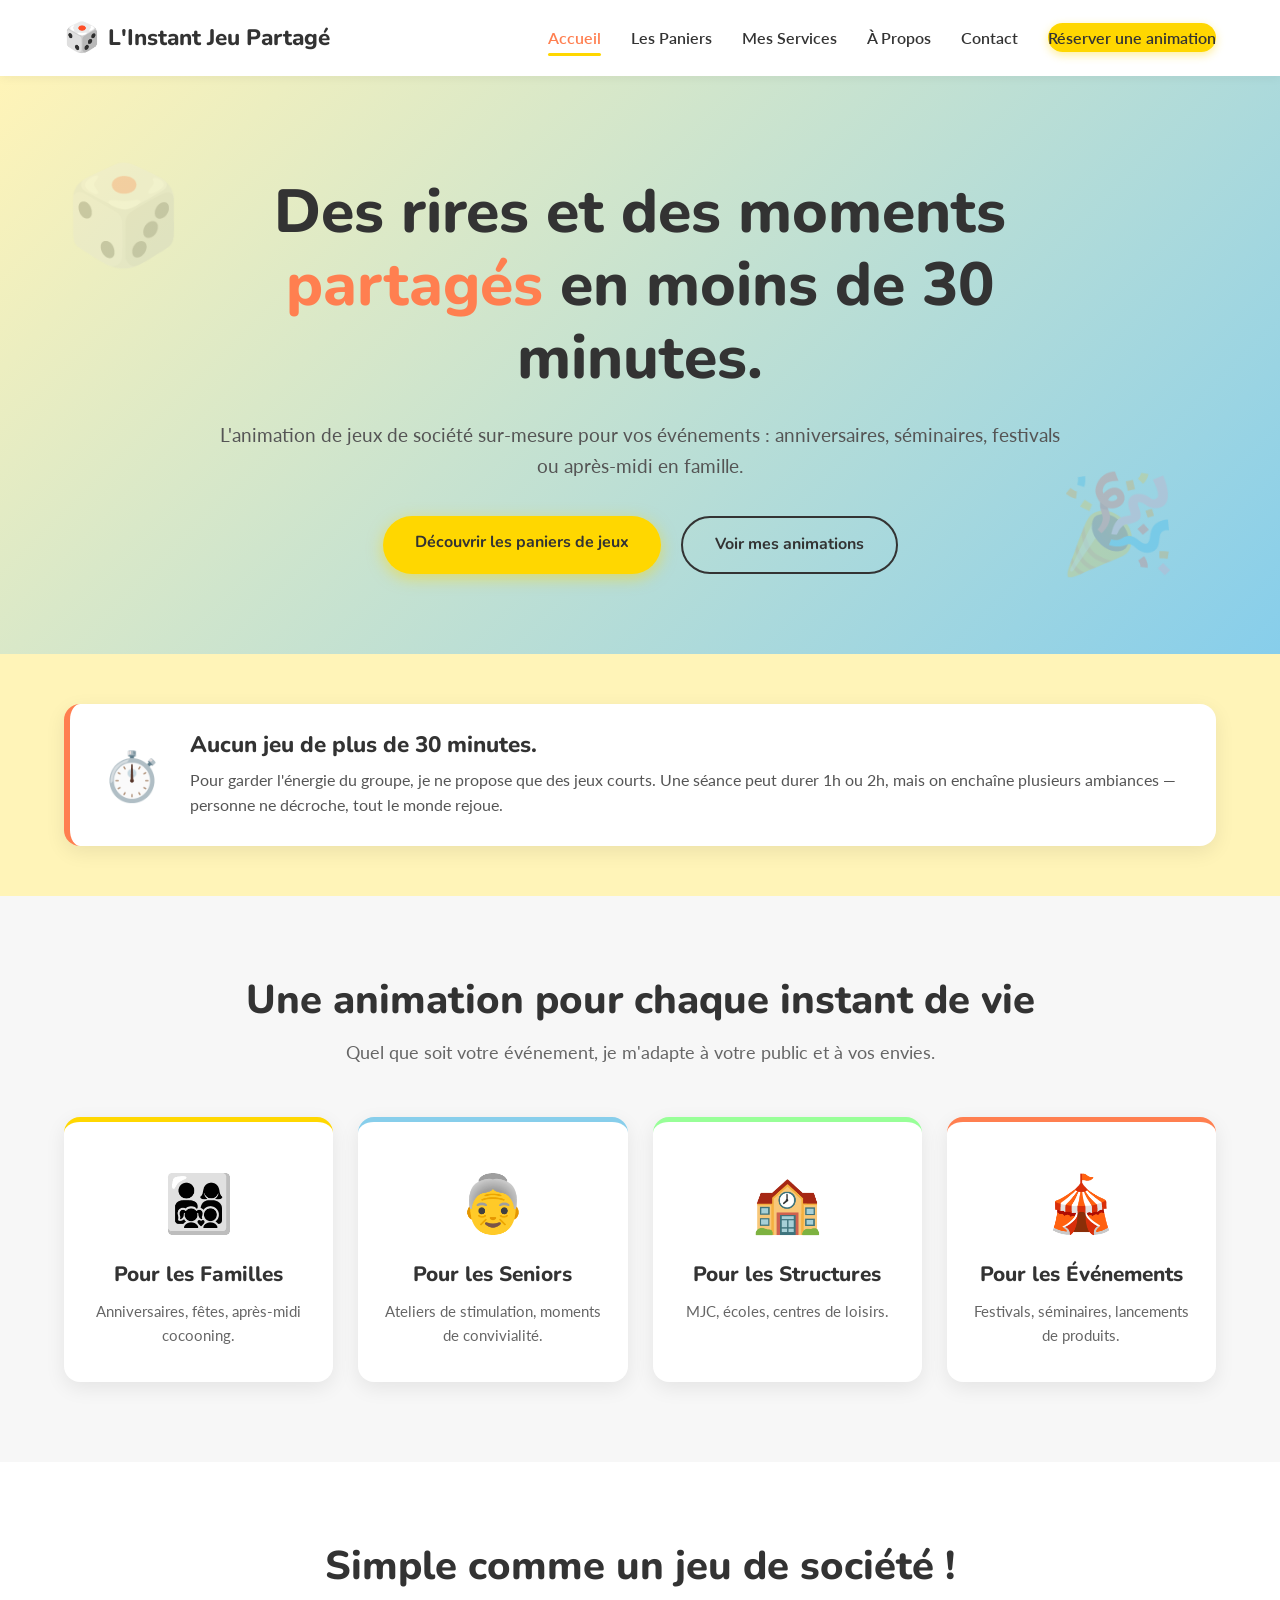
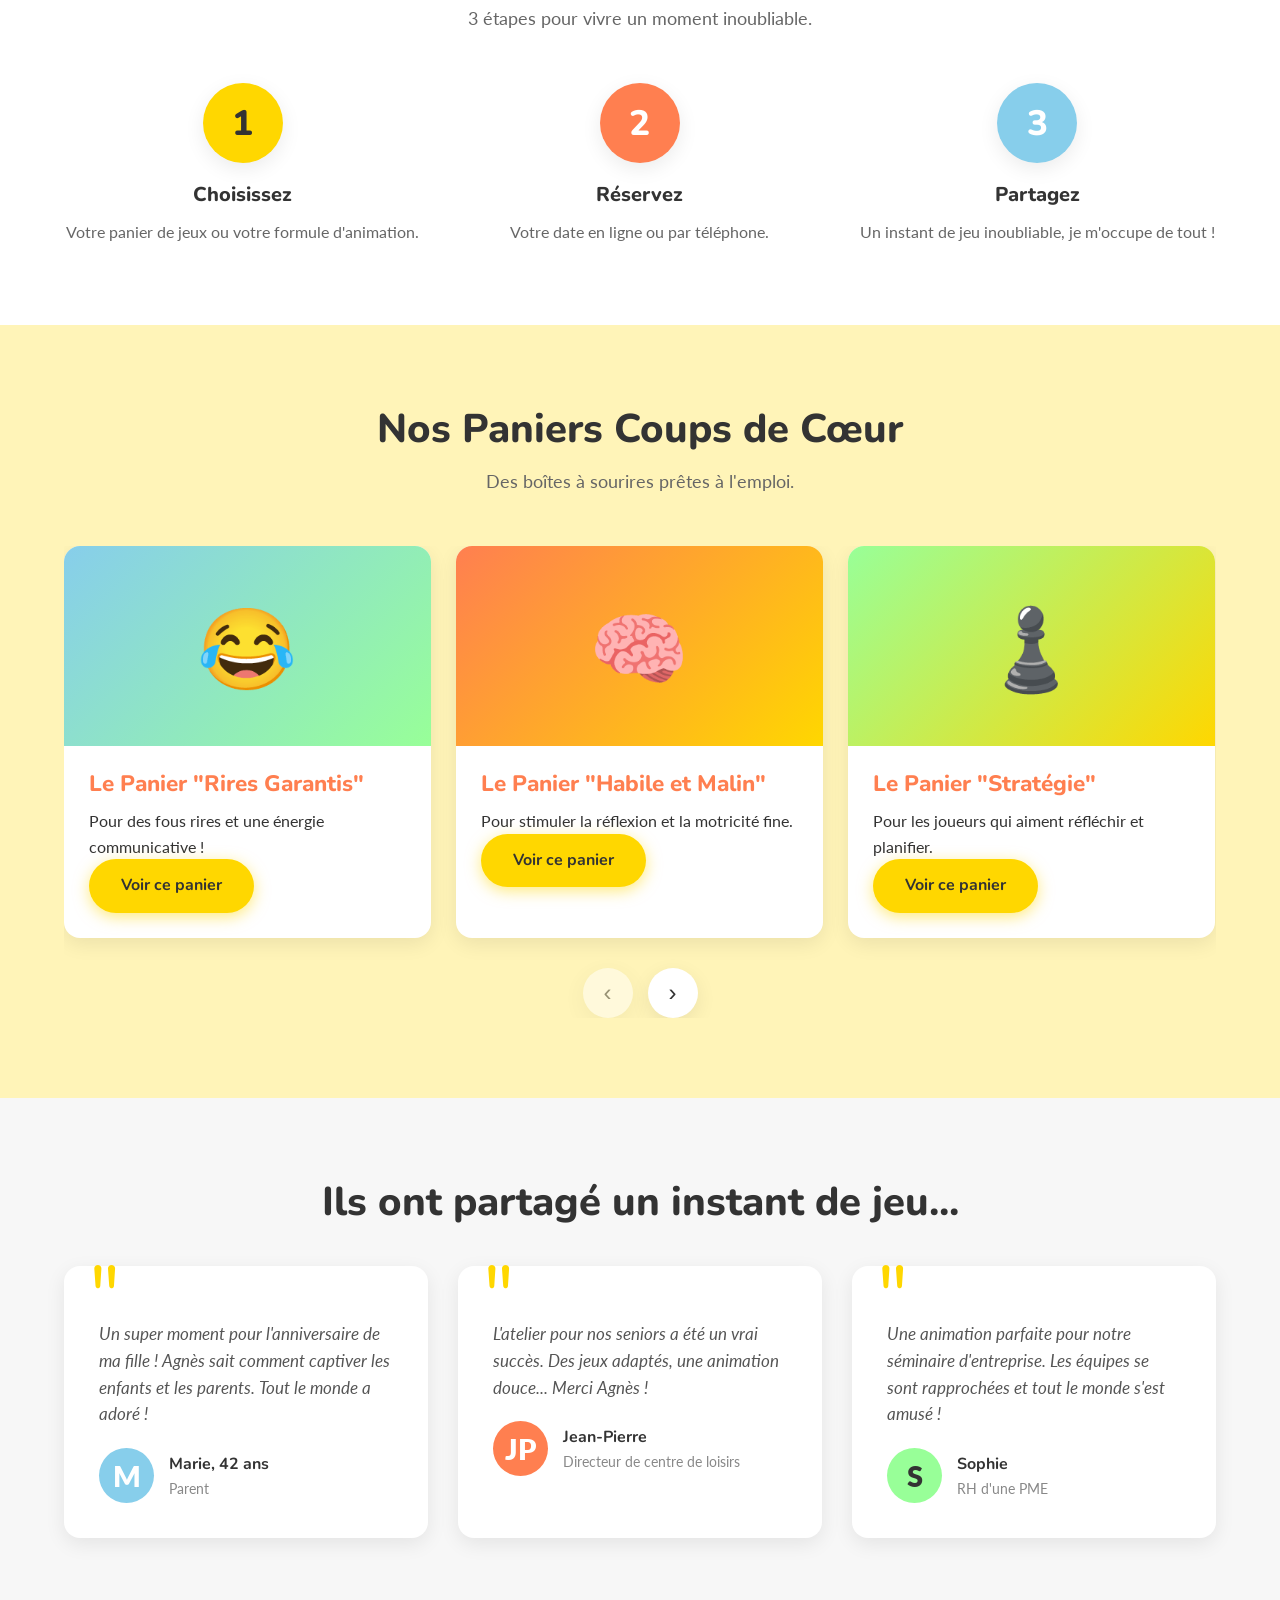
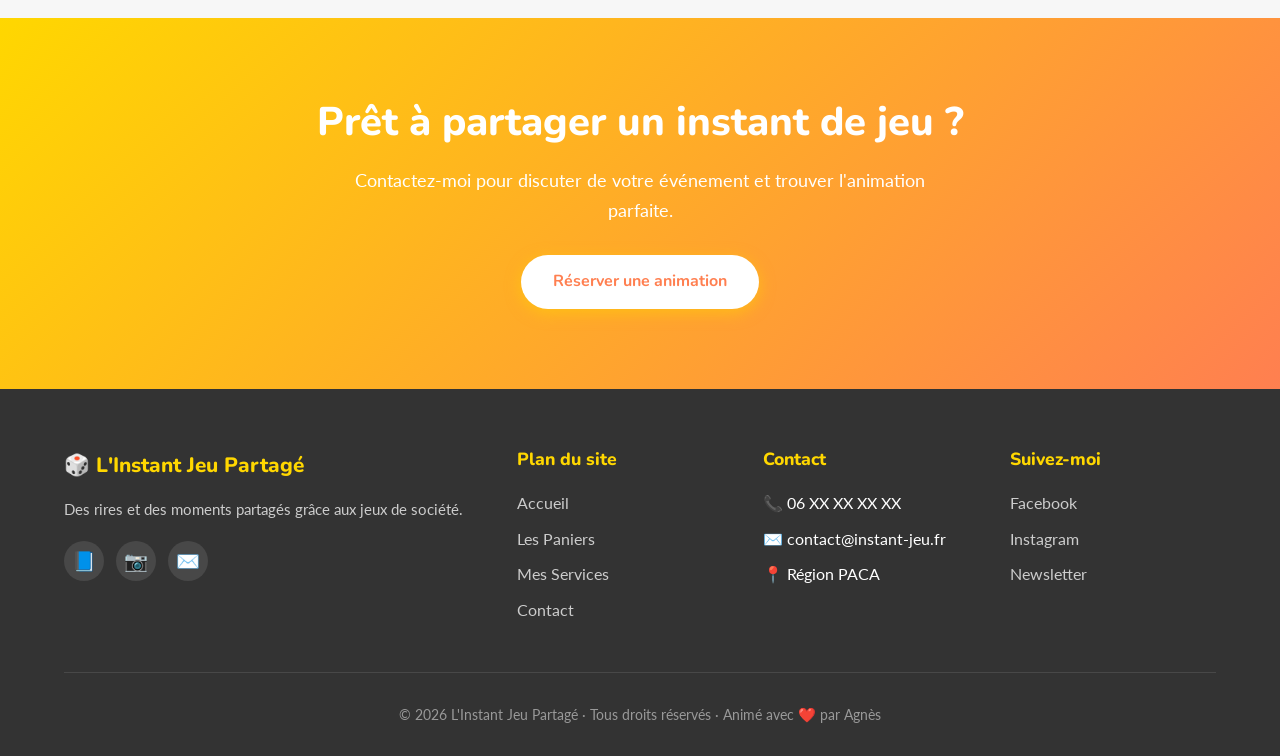
<file: index.html>
<!DOCTYPE html>
<html lang="fr">
<head>
  <meta charset="UTF-8">
  <meta name="viewport" content="width=device-width, initial-scale=1.0">
  <title>L'Instant Jeu Partagé — Animations en jeux de société</title>
  <meta name="description" content="L'animation de jeux de société sur-mesure pour vos événements : anniversaires, séminaires, festivals ou après-midi en famille.">
  <link rel="preconnect" href="https://fonts.googleapis.com">
  <link rel="preconnect" href="https://fonts.gstatic.com" crossorigin>
  <link href="https://fonts.googleapis.com/css2?family=Nunito:wght@400;600;700;800&family=Lato:wght@400;600;700&display=swap" rel="stylesheet">
  <link rel="stylesheet" href="styles.css">
</head>
<body>

  <!-- Navbar -->
  <nav class="navbar">
    <div class="nav-container">
      <a href="index.html" class="logo">
        <span class="logo-emoji">🎲</span>
        <span>L'Instant Jeu Partagé</span>
      </a>
      <ul class="nav-links" id="navLinks">
        <li><a href="index.html" class="active">Accueil</a></li>
        <li><a href="paniers.html">Les Paniers</a></li>
        <li><a href="services.html">Mes Services</a></li>
        <li><a href="#apropos">À Propos</a></li>
        <li><a href="contact.html">Contact</a></li>
        <li><a href="contact.html" class="nav-cta">Réserver une animation</a></li>
      </ul>
      <div class="burger" id="burger">
        <span></span>
        <span></span>
        <span></span>
      </div>
    </div>
  </nav>

  <!-- Hero -->
  <section class="hero">
    <div class="container hero-content">
      <h1>Des rires et des moments <span>partagés</span> en moins de 30 minutes.</h1>
      <p>L'animation de jeux de société sur-mesure pour vos événements : anniversaires, séminaires, festivals ou après-midi en famille.</p>
      <div class="hero-buttons">
        <a href="paniers.html" class="btn btn-primary">Découvrir les paniers de jeux</a>
        <a href="services.html" class="btn btn-outline">Voir mes animations</a>
      </div>
    </div>
  </section>

  <!-- Promesse 30 min -->
  <section class="promesse-30">
    <div class="container">
      <div class="promesse-card">
        <div class="promesse-icon" aria-hidden="true">⏱️</div>
        <div>
          <h2>Aucun jeu de plus de 30 minutes.</h2>
          <p>Pour garder l'énergie du groupe, je ne propose que des jeux courts. Une séance peut durer 1h ou 2h, mais on enchaîne plusieurs ambiances — personne ne décroche, tout le monde rejoue.</p>
        </div>
      </div>
    </div>
  </section>

  <!-- Pour Qui ? -->
  <section class="pour-qui">
    <div class="container">
      <h2 class="section-title">Une animation pour chaque instant de vie</h2>
      <p class="section-subtitle">Quel que soit votre événement, je m'adapte à votre public et à vos envies.</p>
      <div class="cards-grid">
        <div class="card-public">
          <div class="card-icon">👨‍👩‍👧‍👦</div>
          <h3>Pour les Familles</h3>
          <p>Anniversaires, fêtes, après-midi cocooning.</p>
        </div>
        <div class="card-public">
          <div class="card-icon">👵</div>
          <h3>Pour les Seniors</h3>
          <p>Ateliers de stimulation, moments de convivialité.</p>
        </div>
        <div class="card-public">
          <div class="card-icon">🏫</div>
          <h3>Pour les Structures</h3>
          <p>MJC, écoles, centres de loisirs.</p>
        </div>
        <div class="card-public">
          <div class="card-icon">🎪</div>
          <h3>Pour les Événements</h3>
          <p>Festivals, séminaires, lancements de produits.</p>
        </div>
      </div>
    </div>
  </section>

  <!-- Comment ça marche ? -->
  <section>
    <div class="container">
      <h2 class="section-title">Simple comme un jeu de société !</h2>
      <p class="section-subtitle">3 étapes pour vivre un moment inoubliable.</p>
      <div class="steps">
        <div class="step">
          <div class="step-number">1</div>
          <h3>Choisissez</h3>
          <p>Votre panier de jeux ou votre formule d'animation.</p>
        </div>
        <div class="step">
          <div class="step-number">2</div>
          <h3>Réservez</h3>
          <p>Votre date en ligne ou par téléphone.</p>
        </div>
        <div class="step">
          <div class="step-number">3</div>
          <h3>Partagez</h3>
          <p>Un instant de jeu inoubliable, je m'occupe de tout !</p>
        </div>
      </div>
    </div>
  </section>

  <!-- Paniers Coups de Cœur -->
  <section class="paniers-cdc">
    <div class="container">
      <h2 class="section-title">Nos Paniers Coups de Cœur</h2>
      <p class="section-subtitle">Des boîtes à sourires prêtes à l'emploi.</p>
      <div class="carousel">
        <div class="carousel-track" id="carouselTrack">
          <div class="panier-card">
            <div class="panier-img">😂</div>
            <div class="panier-content">
              <h3>Le Panier "Rires Garantis"</h3>
              <p>Pour des fous rires et une énergie communicative !</p>
              <a href="paniers.html" class="btn btn-primary">Voir ce panier</a>
            </div>
          </div>
          <div class="panier-card">
            <div class="panier-img">🧠</div>
            <div class="panier-content">
              <h3>Le Panier "Habile et Malin"</h3>
              <p>Pour stimuler la réflexion et la motricité fine.</p>
              <a href="paniers.html" class="btn btn-primary">Voir ce panier</a>
            </div>
          </div>
          <div class="panier-card">
            <div class="panier-img">♟️</div>
            <div class="panier-content">
              <h3>Le Panier "Stratégie"</h3>
              <p>Pour les joueurs qui aiment réfléchir et planifier.</p>
              <a href="paniers.html" class="btn btn-primary">Voir ce panier</a>
            </div>
          </div>
          <div class="panier-card">
            <div class="panier-img">🎨</div>
            <div class="panier-content">
              <h3>Le Panier "Couleurs"</h3>
              <p>Pour éveiller les sens et la créativité.</p>
              <a href="paniers.html" class="btn btn-primary">Voir ce panier</a>
            </div>
          </div>
          <div class="panier-card">
            <div class="panier-img">🏗️</div>
            <div class="panier-content">
              <h3>Le Panier "Construction"</h3>
              <p>Pour bâtir, assembler et créer ensemble.</p>
              <a href="paniers.html" class="btn btn-primary">Voir ce panier</a>
            </div>
          </div>
        </div>
        <div class="carousel-controls">
          <button class="carousel-btn" id="prevBtn" aria-label="Précédent">‹</button>
          <button class="carousel-btn" id="nextBtn" aria-label="Suivant">›</button>
        </div>
      </div>
    </div>
  </section>

  <!-- Témoignages -->
  <section class="temoignages">
    <div class="container">
      <h2 class="section-title">Ils ont partagé un instant de jeu...</h2>
      <div class="temoignages-grid">
        <div class="temoignage-card">
          <p class="temoignage-text">Un super moment pour l'anniversaire de ma fille ! Agnès sait comment captiver les enfants et les parents. Tout le monde a adoré !</p>
          <div class="temoignage-author">
            <div class="temoignage-avatar">M</div>
            <div>
              <div class="temoignage-name">Marie, 42 ans</div>
              <div class="temoignage-role">Parent</div>
            </div>
          </div>
        </div>
        <div class="temoignage-card">
          <p class="temoignage-text">L'atelier pour nos seniors a été un vrai succès. Des jeux adaptés, une animation douce... Merci Agnès !</p>
          <div class="temoignage-author">
            <div class="temoignage-avatar">JP</div>
            <div>
              <div class="temoignage-name">Jean-Pierre</div>
              <div class="temoignage-role">Directeur de centre de loisirs</div>
            </div>
          </div>
        </div>
        <div class="temoignage-card">
          <p class="temoignage-text">Une animation parfaite pour notre séminaire d'entreprise. Les équipes se sont rapprochées et tout le monde s'est amusé !</p>
          <div class="temoignage-author">
            <div class="temoignage-avatar">S</div>
            <div>
              <div class="temoignage-name">Sophie</div>
              <div class="temoignage-role">RH d'une PME</div>
            </div>
          </div>
        </div>
      </div>
    </div>
  </section>

  <!-- CTA -->
  <section class="cta-section" id="apropos">
    <div class="container">
      <h2>Prêt à partager un instant de jeu ?</h2>
      <p>Contactez-moi pour discuter de votre événement et trouver l'animation parfaite.</p>
      <a href="contact.html" class="btn btn-primary">Réserver une animation</a>
    </div>
  </section>

  <!-- Footer -->
  <footer class="footer">
    <div class="container">
      <div class="footer-content">
        <div>
          <div class="footer-logo">🎲 L'Instant Jeu Partagé</div>
          <p class="footer-tagline">Des rires et des moments partagés grâce aux jeux de société.</p>
          <div class="social-links">
            <a href="#" aria-label="Facebook">📘</a>
            <a href="#" aria-label="Instagram">📷</a>
            <a href="#" aria-label="Email">✉️</a>
          </div>
        </div>
        <div>
          <h4>Plan du site</h4>
          <ul>
            <li><a href="index.html">Accueil</a></li>
            <li><a href="paniers.html">Les Paniers</a></li>
            <li><a href="services.html">Mes Services</a></li>
            <li><a href="contact.html">Contact</a></li>
          </ul>
        </div>
        <div>
          <h4>Contact</h4>
          <ul>
            <li>📞 06 XX XX XX XX</li>
            <li>✉️ contact@instant-jeu.fr</li>
            <li>📍 Région PACA</li>
          </ul>
        </div>
        <div>
          <h4>Suivez-moi</h4>
          <ul>
            <li><a href="#">Facebook</a></li>
            <li><a href="#">Instagram</a></li>
            <li><a href="#">Newsletter</a></li>
          </ul>
        </div>
      </div>
      <div class="footer-bottom">
        © 2026 L'Instant Jeu Partagé · Tous droits réservés · Animé avec ❤️ par Agnès
      </div>
    </div>
  </footer>

  <script src="script.js"></script>
</body>
</html>
</file>
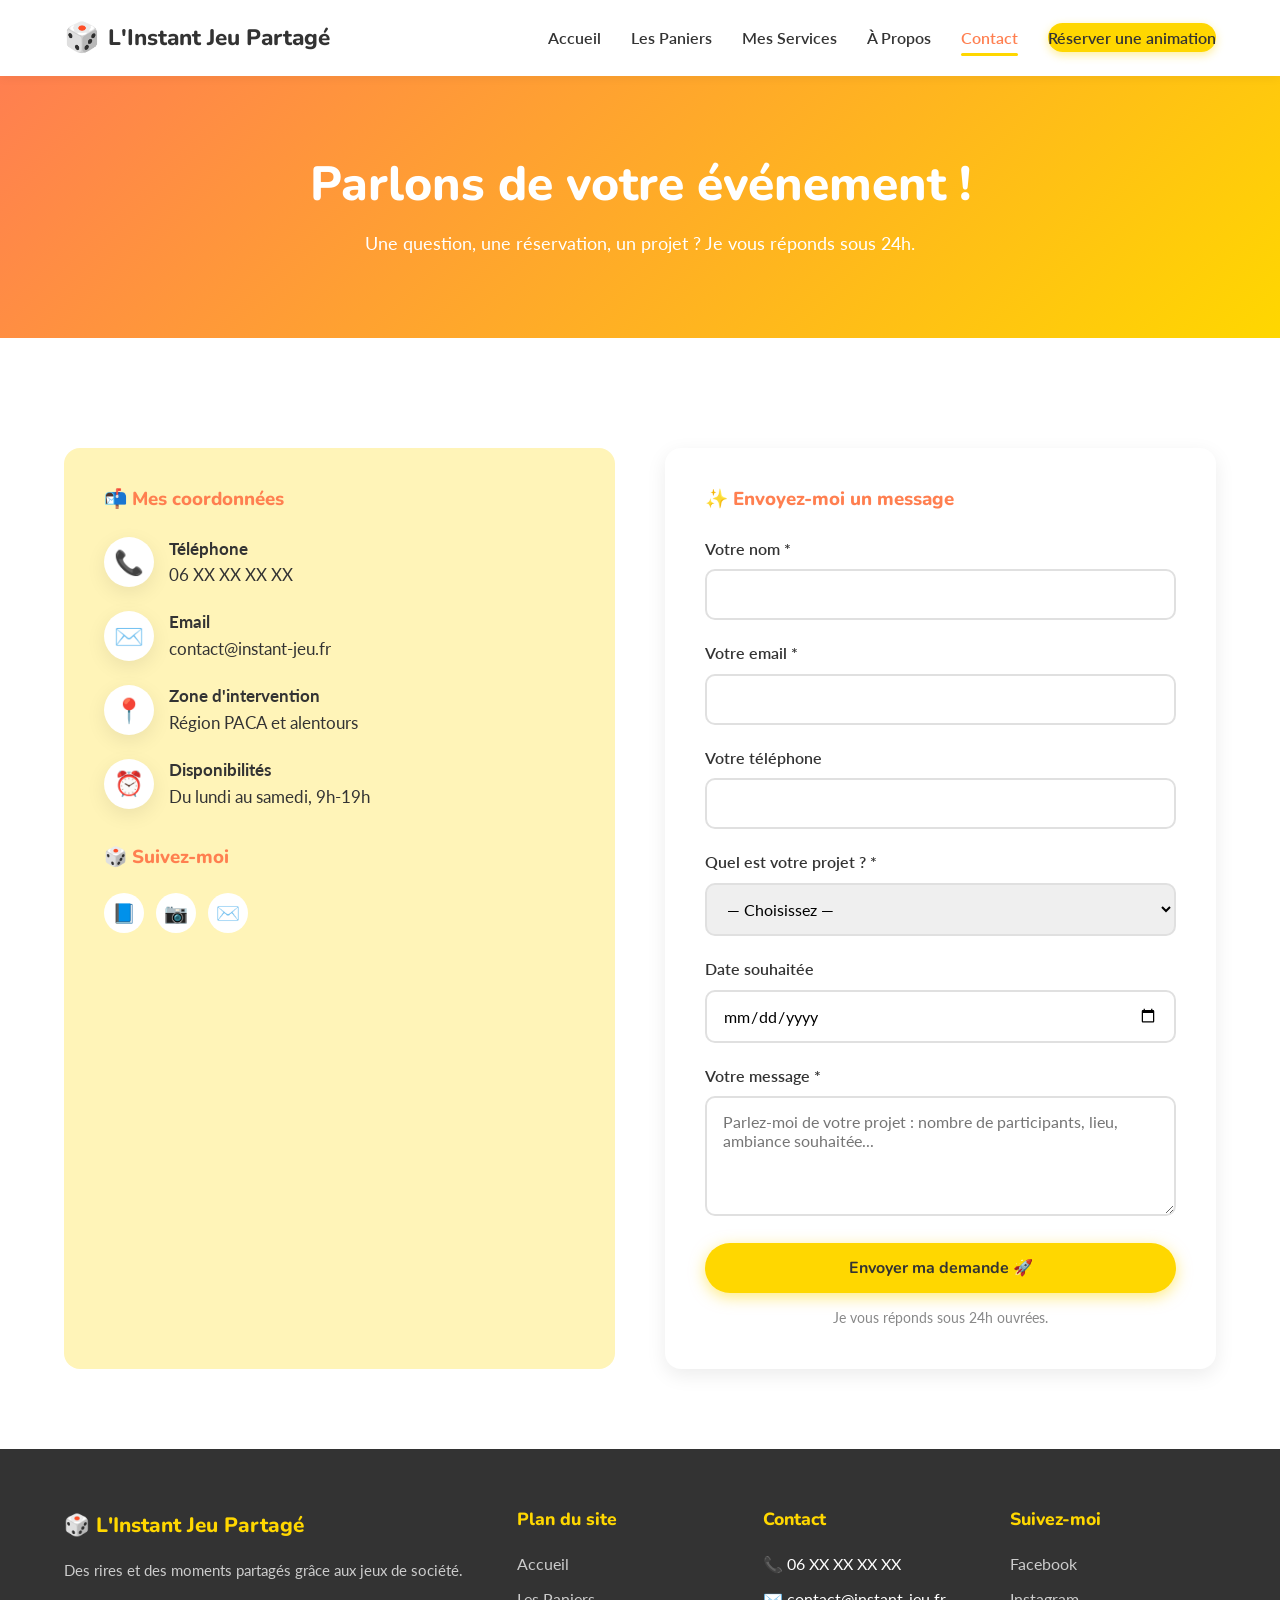
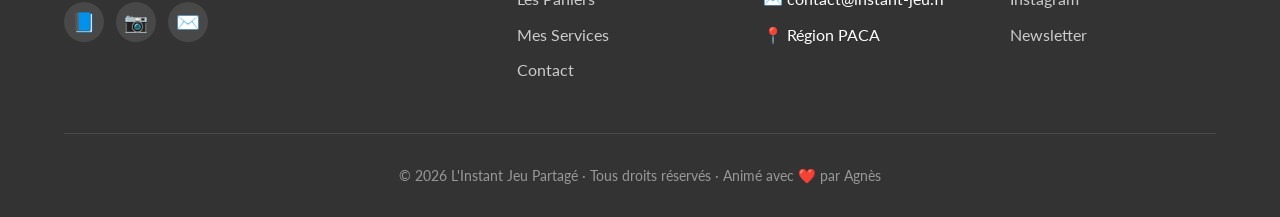
<file: contact.html>
<!DOCTYPE html>
<html lang="fr">
<head>
  <meta charset="UTF-8">
  <meta name="viewport" content="width=device-width, initial-scale=1.0">
  <title>Contact — L'Instant Jeu Partagé</title>
  <meta name="description" content="Réservez votre animation ou votre panier de jeux. Devis gratuit.">
  <link rel="preconnect" href="https://fonts.googleapis.com">
  <link rel="preconnect" href="https://fonts.gstatic.com" crossorigin>
  <link href="https://fonts.googleapis.com/css2?family=Nunito:wght@400;600;700;800&family=Lato:wght@400;600;700&display=swap" rel="stylesheet">
  <link rel="stylesheet" href="styles.css">
</head>
<body>

  <!-- Navbar -->
  <nav class="navbar">
    <div class="nav-container">
      <a href="index.html" class="logo">
        <span class="logo-emoji">🎲</span>
        <span>L'Instant Jeu Partagé</span>
      </a>
      <ul class="nav-links" id="navLinks">
        <li><a href="index.html">Accueil</a></li>
        <li><a href="paniers.html">Les Paniers</a></li>
        <li><a href="services.html">Mes Services</a></li>
        <li><a href="index.html#apropos">À Propos</a></li>
        <li><a href="contact.html" class="active">Contact</a></li>
        <li><a href="contact.html" class="nav-cta">Réserver une animation</a></li>
      </ul>
      <div class="burger" id="burger">
        <span></span>
        <span></span>
        <span></span>
      </div>
    </div>
  </nav>

  <!-- Page Header -->
  <section class="page-header">
    <div class="container">
      <h1>Parlons de votre événement !</h1>
      <p>Une question, une réservation, un projet ? Je vous réponds sous 24h.</p>
    </div>
  </section>

  <!-- Contact -->
  <section class="contact-section">
    <div class="container">
      <div class="contact-grid">

        <div class="contact-info">
          <h3>📬 Mes coordonnées</h3>
          <div class="contact-item">
            <div class="contact-item-icon">📞</div>
            <div>
              <strong>Téléphone</strong><br>
              06 XX XX XX XX
            </div>
          </div>
          <div class="contact-item">
            <div class="contact-item-icon">✉️</div>
            <div>
              <strong>Email</strong><br>
              contact@instant-jeu.fr
            </div>
          </div>
          <div class="contact-item">
            <div class="contact-item-icon">📍</div>
            <div>
              <strong>Zone d'intervention</strong><br>
              Région PACA et alentours
            </div>
          </div>
          <div class="contact-item">
            <div class="contact-item-icon">⏰</div>
            <div>
              <strong>Disponibilités</strong><br>
              Du lundi au samedi, 9h-19h
            </div>
          </div>

          <h3 style="margin-top: 35px;">🎲 Suivez-moi</h3>
          <div class="social-links" style="margin-top: 15px;">
            <a href="#" aria-label="Facebook" style="background: var(--blanc); color: var(--gris-fonce);">📘</a>
            <a href="#" aria-label="Instagram" style="background: var(--blanc); color: var(--gris-fonce);">📷</a>
            <a href="#" aria-label="Email" style="background: var(--blanc); color: var(--gris-fonce);">✉️</a>
          </div>
        </div>

        <form class="contact-form" id="contactForm">
          <h3 style="margin-bottom: 25px; color: var(--corail);">✨ Envoyez-moi un message</h3>

          <div class="form-group">
            <label for="nom">Votre nom *</label>
            <input type="text" id="nom" name="nom" required>
          </div>

          <div class="form-group">
            <label for="email">Votre email *</label>
            <input type="email" id="email" name="email" required>
          </div>

          <div class="form-group">
            <label for="telephone">Votre téléphone</label>
            <input type="tel" id="telephone" name="telephone">
          </div>

          <div class="form-group">
            <label for="sujet">Quel est votre projet ? *</label>
            <select id="sujet" name="sujet" required>
              <option value="">— Choisissez —</option>
              <option value="animation-famille">Animation familiale (anniversaire...)</option>
              <option value="animation-senior">Animation pour seniors</option>
              <option value="animation-structure">Animation pour structure (MJC, école...)</option>
              <option value="animation-evenement">Animation d'événement (festival, séminaire...)</option>
              <option value="location-panier">Location de panier de jeux</option>
              <option value="abonnement">Abonnement LudoBox</option>
              <option value="autre">Autre demande</option>
            </select>
          </div>

          <div class="form-group">
            <label for="date">Date souhaitée</label>
            <input type="date" id="date" name="date">
          </div>

          <div class="form-group">
            <label for="message">Votre message *</label>
            <textarea id="message" name="message" required placeholder="Parlez-moi de votre projet : nombre de participants, lieu, ambiance souhaitée..."></textarea>
          </div>

          <button type="submit" class="btn btn-primary" style="width: 100%;">Envoyer ma demande 🚀</button>

          <p style="margin-top: 15px; font-size: 0.85rem; color: #888; text-align: center;">
            Je vous réponds sous 24h ouvrées.
          </p>
        </form>

      </div>
    </div>
  </section>

  <!-- Footer -->
  <footer class="footer">
    <div class="container">
      <div class="footer-content">
        <div>
          <div class="footer-logo">🎲 L'Instant Jeu Partagé</div>
          <p class="footer-tagline">Des rires et des moments partagés grâce aux jeux de société.</p>
          <div class="social-links">
            <a href="#" aria-label="Facebook">📘</a>
            <a href="#" aria-label="Instagram">📷</a>
            <a href="#" aria-label="Email">✉️</a>
          </div>
        </div>
        <div>
          <h4>Plan du site</h4>
          <ul>
            <li><a href="index.html">Accueil</a></li>
            <li><a href="paniers.html">Les Paniers</a></li>
            <li><a href="services.html">Mes Services</a></li>
            <li><a href="contact.html">Contact</a></li>
          </ul>
        </div>
        <div>
          <h4>Contact</h4>
          <ul>
            <li>📞 06 XX XX XX XX</li>
            <li>✉️ contact@instant-jeu.fr</li>
            <li>📍 Région PACA</li>
          </ul>
        </div>
        <div>
          <h4>Suivez-moi</h4>
          <ul>
            <li><a href="#">Facebook</a></li>
            <li><a href="#">Instagram</a></li>
            <li><a href="#">Newsletter</a></li>
          </ul>
        </div>
      </div>
      <div class="footer-bottom">
        © 2026 L'Instant Jeu Partagé · Tous droits réservés · Animé avec ❤️ par Agnès
      </div>
    </div>
  </footer>

  <script src="script.js"></script>
</body>
</html>
</file>
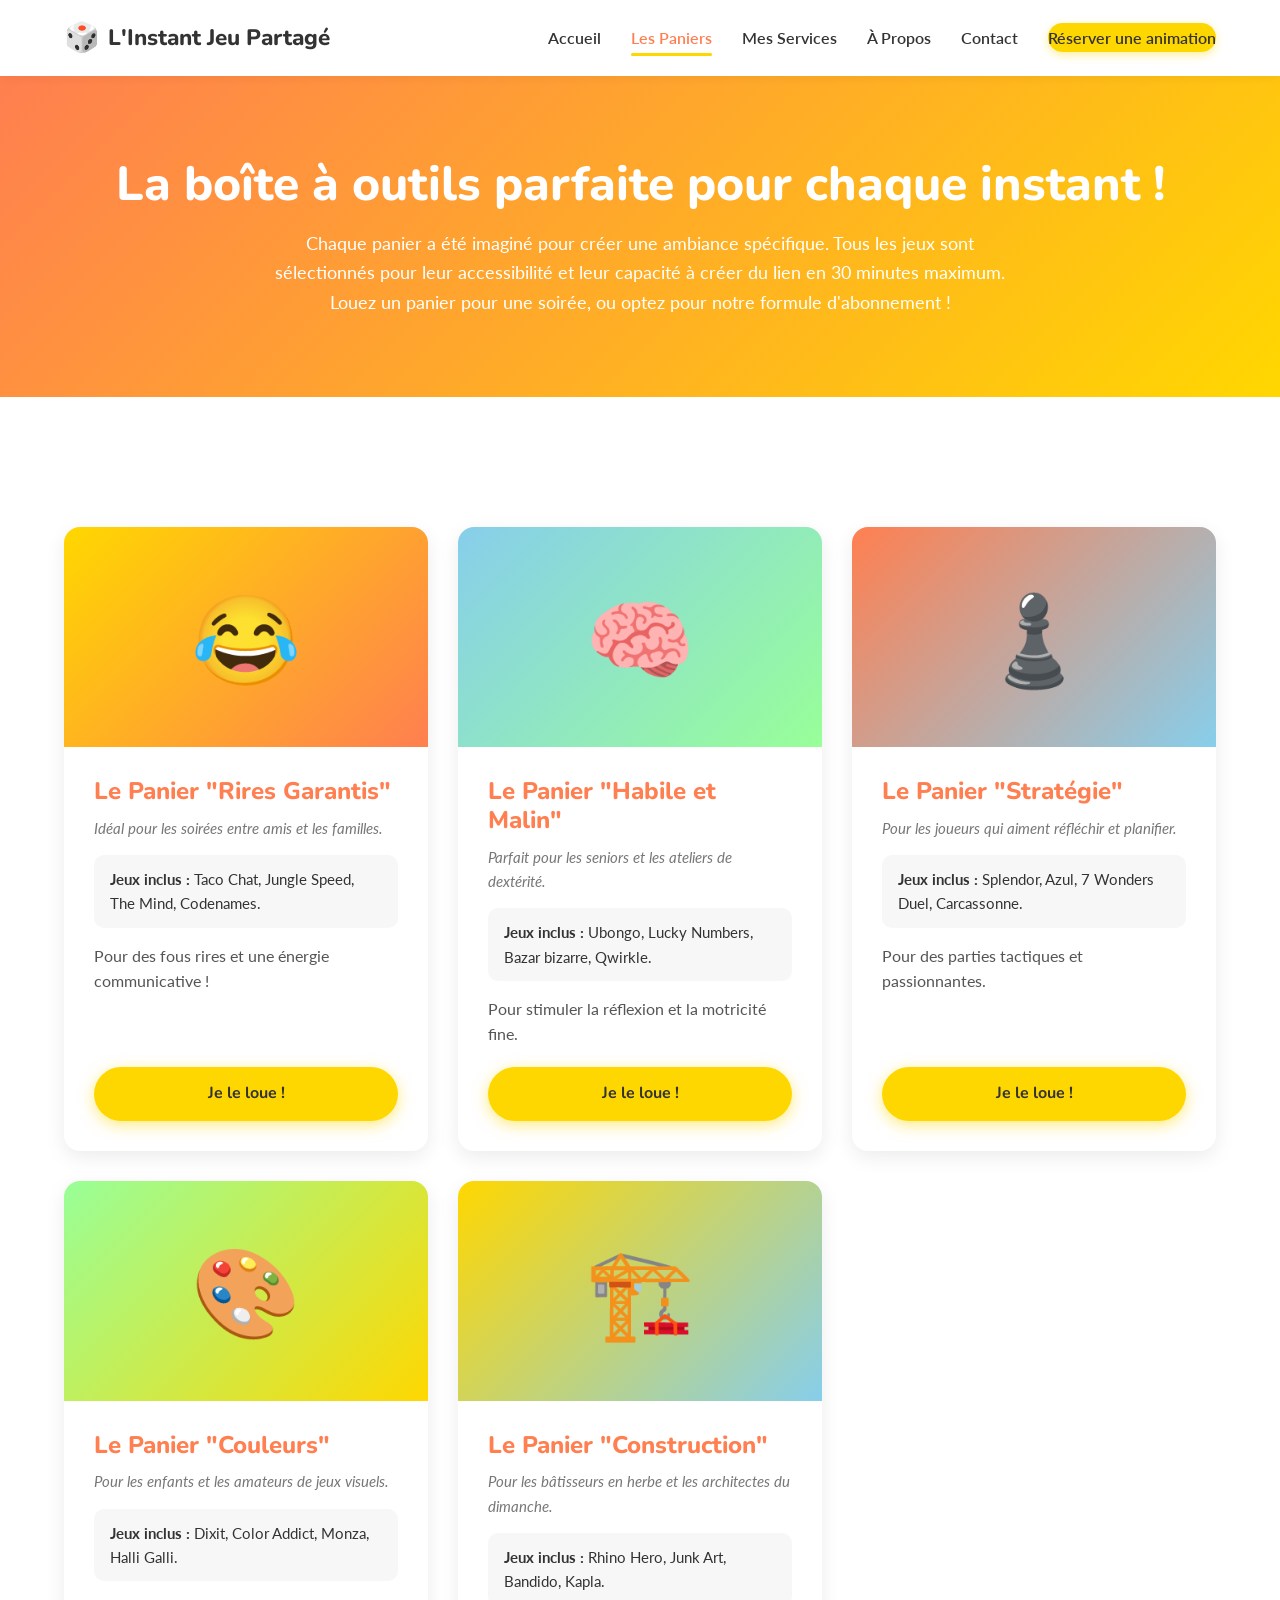
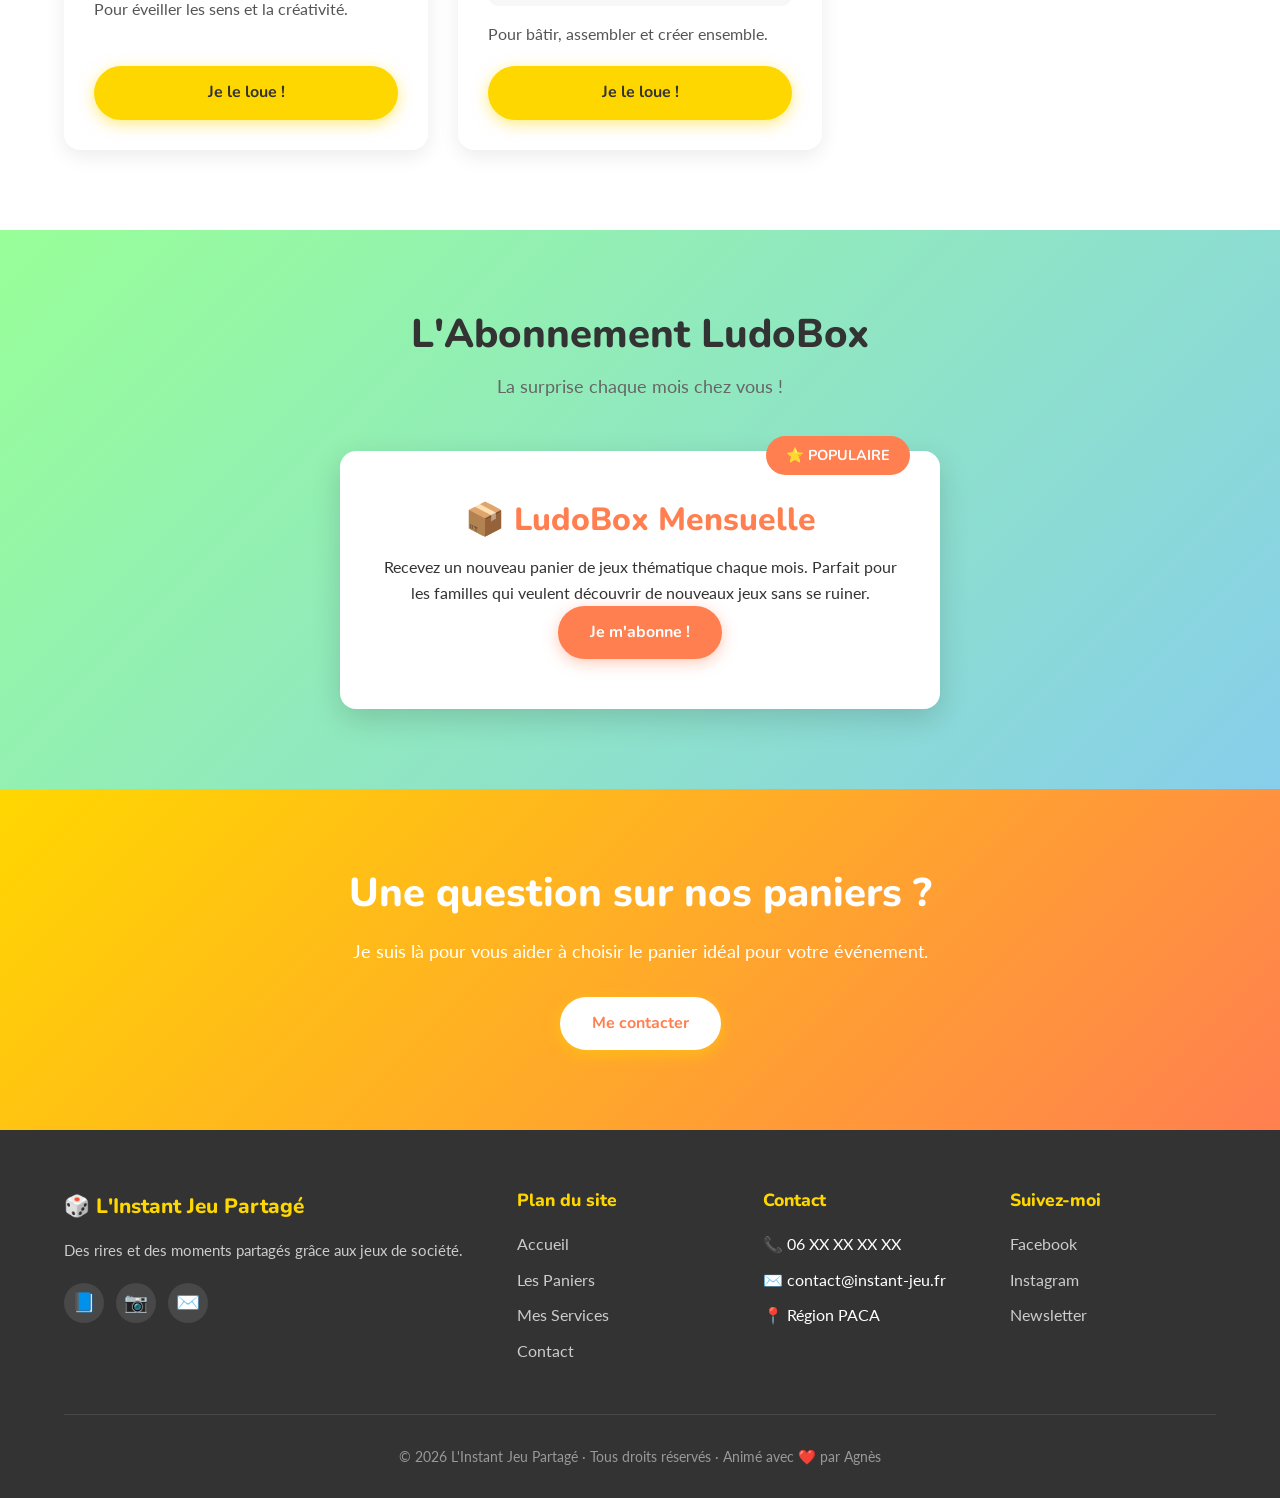
<file: paniers.html>
<!DOCTYPE html>
<html lang="fr">
<head>
  <meta charset="UTF-8">
  <meta name="viewport" content="width=device-width, initial-scale=1.0">
  <title>Les Paniers de Jeux — L'Instant Jeu Partagé</title>
  <meta name="description" content="Découvrez nos paniers de jeux thématiques en location ou en abonnement mensuel.">
  <link rel="preconnect" href="https://fonts.googleapis.com">
  <link rel="preconnect" href="https://fonts.gstatic.com" crossorigin>
  <link href="https://fonts.googleapis.com/css2?family=Nunito:wght@400;600;700;800&family=Lato:wght@400;600;700&display=swap" rel="stylesheet">
  <link rel="stylesheet" href="styles.css">
</head>
<body>

  <!-- Navbar -->
  <nav class="navbar">
    <div class="nav-container">
      <a href="index.html" class="logo">
        <span class="logo-emoji">🎲</span>
        <span>L'Instant Jeu Partagé</span>
      </a>
      <ul class="nav-links" id="navLinks">
        <li><a href="index.html">Accueil</a></li>
        <li><a href="paniers.html" class="active">Les Paniers</a></li>
        <li><a href="services.html">Mes Services</a></li>
        <li><a href="index.html#apropos">À Propos</a></li>
        <li><a href="contact.html">Contact</a></li>
        <li><a href="contact.html" class="nav-cta">Réserver une animation</a></li>
      </ul>
      <div class="burger" id="burger">
        <span></span>
        <span></span>
        <span></span>
      </div>
    </div>
  </nav>

  <!-- Page Header -->
  <section class="page-header">
    <div class="container">
      <h1>La boîte à outils parfaite pour chaque instant !</h1>
      <p>Chaque panier a été imaginé pour créer une ambiance spécifique. Tous les jeux sont sélectionnés pour leur accessibilité et leur capacité à créer du lien en 30 minutes maximum. Louez un panier pour une soirée, ou optez pour notre formule d'abonnement !</p>
    </div>
  </section>

  <!-- Grille des Paniers -->
  <section>
    <div class="container">
      <div class="paniers-grid">

        <div class="panier-detail">
          <div class="panier-detail-img">😂</div>
          <div class="panier-detail-content">
            <h3>Le Panier "Rires Garantis"</h3>
            <p class="panier-public">Idéal pour les soirées entre amis et les familles.</p>
            <div class="panier-jeux">
              <strong>Jeux inclus :</strong> Taco Chat, Jungle Speed, The Mind, Codenames.
            </div>
            <p class="panier-benefice">Pour des fous rires et une énergie communicative !</p>
            <a href="contact.html" class="btn btn-primary">Je le loue !</a>
          </div>
        </div>

        <div class="panier-detail">
          <div class="panier-detail-img">🧠</div>
          <div class="panier-detail-content">
            <h3>Le Panier "Habile et Malin"</h3>
            <p class="panier-public">Parfait pour les seniors et les ateliers de dextérité.</p>
            <div class="panier-jeux">
              <strong>Jeux inclus :</strong> Ubongo, Lucky Numbers, Bazar bizarre, Qwirkle.
            </div>
            <p class="panier-benefice">Pour stimuler la réflexion et la motricité fine.</p>
            <a href="contact.html" class="btn btn-primary">Je le loue !</a>
          </div>
        </div>

        <div class="panier-detail">
          <div class="panier-detail-img">♟️</div>
          <div class="panier-detail-content">
            <h3>Le Panier "Stratégie"</h3>
            <p class="panier-public">Pour les joueurs qui aiment réfléchir et planifier.</p>
            <div class="panier-jeux">
              <strong>Jeux inclus :</strong> Splendor, Azul, 7 Wonders Duel, Carcassonne.
            </div>
            <p class="panier-benefice">Pour des parties tactiques et passionnantes.</p>
            <a href="contact.html" class="btn btn-primary">Je le loue !</a>
          </div>
        </div>

        <div class="panier-detail">
          <div class="panier-detail-img">🎨</div>
          <div class="panier-detail-content">
            <h3>Le Panier "Couleurs"</h3>
            <p class="panier-public">Pour les enfants et les amateurs de jeux visuels.</p>
            <div class="panier-jeux">
              <strong>Jeux inclus :</strong> Dixit, Color Addict, Monza, Halli Galli.
            </div>
            <p class="panier-benefice">Pour éveiller les sens et la créativité.</p>
            <a href="contact.html" class="btn btn-primary">Je le loue !</a>
          </div>
        </div>

        <div class="panier-detail">
          <div class="panier-detail-img">🏗️</div>
          <div class="panier-detail-content">
            <h3>Le Panier "Construction"</h3>
            <p class="panier-public">Pour les bâtisseurs en herbe et les architectes du dimanche.</p>
            <div class="panier-jeux">
              <strong>Jeux inclus :</strong> Rhino Hero, Junk Art, Bandido, Kapla.
            </div>
            <p class="panier-benefice">Pour bâtir, assembler et créer ensemble.</p>
            <a href="contact.html" class="btn btn-primary">Je le loue !</a>
          </div>
        </div>

      </div>
    </div>
  </section>

  <!-- Abonnement LudoBox -->
  <section class="abonnement">
    <div class="container">
      <h2 class="section-title">L'Abonnement LudoBox</h2>
      <p class="section-subtitle">La surprise chaque mois chez vous !</p>
      <div class="abonnement-card">
        <span class="abonnement-badge">⭐ POPULAIRE</span>
        <h3>📦 LudoBox Mensuelle</h3>
        <p>Recevez un nouveau panier de jeux thématique chaque mois. Parfait pour les familles qui veulent découvrir de nouveaux jeux sans se ruiner.</p>
        <a href="contact.html" class="btn btn-secondary">Je m'abonne !</a>
      </div>
    </div>
  </section>

  <!-- CTA -->
  <section class="cta-section">
    <div class="container">
      <h2>Une question sur nos paniers ?</h2>
      <p>Je suis là pour vous aider à choisir le panier idéal pour votre événement.</p>
      <a href="contact.html" class="btn btn-primary">Me contacter</a>
    </div>
  </section>

  <!-- Footer -->
  <footer class="footer">
    <div class="container">
      <div class="footer-content">
        <div>
          <div class="footer-logo">🎲 L'Instant Jeu Partagé</div>
          <p class="footer-tagline">Des rires et des moments partagés grâce aux jeux de société.</p>
          <div class="social-links">
            <a href="#" aria-label="Facebook">📘</a>
            <a href="#" aria-label="Instagram">📷</a>
            <a href="#" aria-label="Email">✉️</a>
          </div>
        </div>
        <div>
          <h4>Plan du site</h4>
          <ul>
            <li><a href="index.html">Accueil</a></li>
            <li><a href="paniers.html">Les Paniers</a></li>
            <li><a href="services.html">Mes Services</a></li>
            <li><a href="contact.html">Contact</a></li>
          </ul>
        </div>
        <div>
          <h4>Contact</h4>
          <ul>
            <li>📞 06 XX XX XX XX</li>
            <li>✉️ contact@instant-jeu.fr</li>
            <li>📍 Région PACA</li>
          </ul>
        </div>
        <div>
          <h4>Suivez-moi</h4>
          <ul>
            <li><a href="#">Facebook</a></li>
            <li><a href="#">Instagram</a></li>
            <li><a href="#">Newsletter</a></li>
          </ul>
        </div>
      </div>
      <div class="footer-bottom">
        © 2026 L'Instant Jeu Partagé · Tous droits réservés · Animé avec ❤️ par Agnès
      </div>
    </div>
  </footer>

  <script src="script.js"></script>
</body>
</html>
</file>
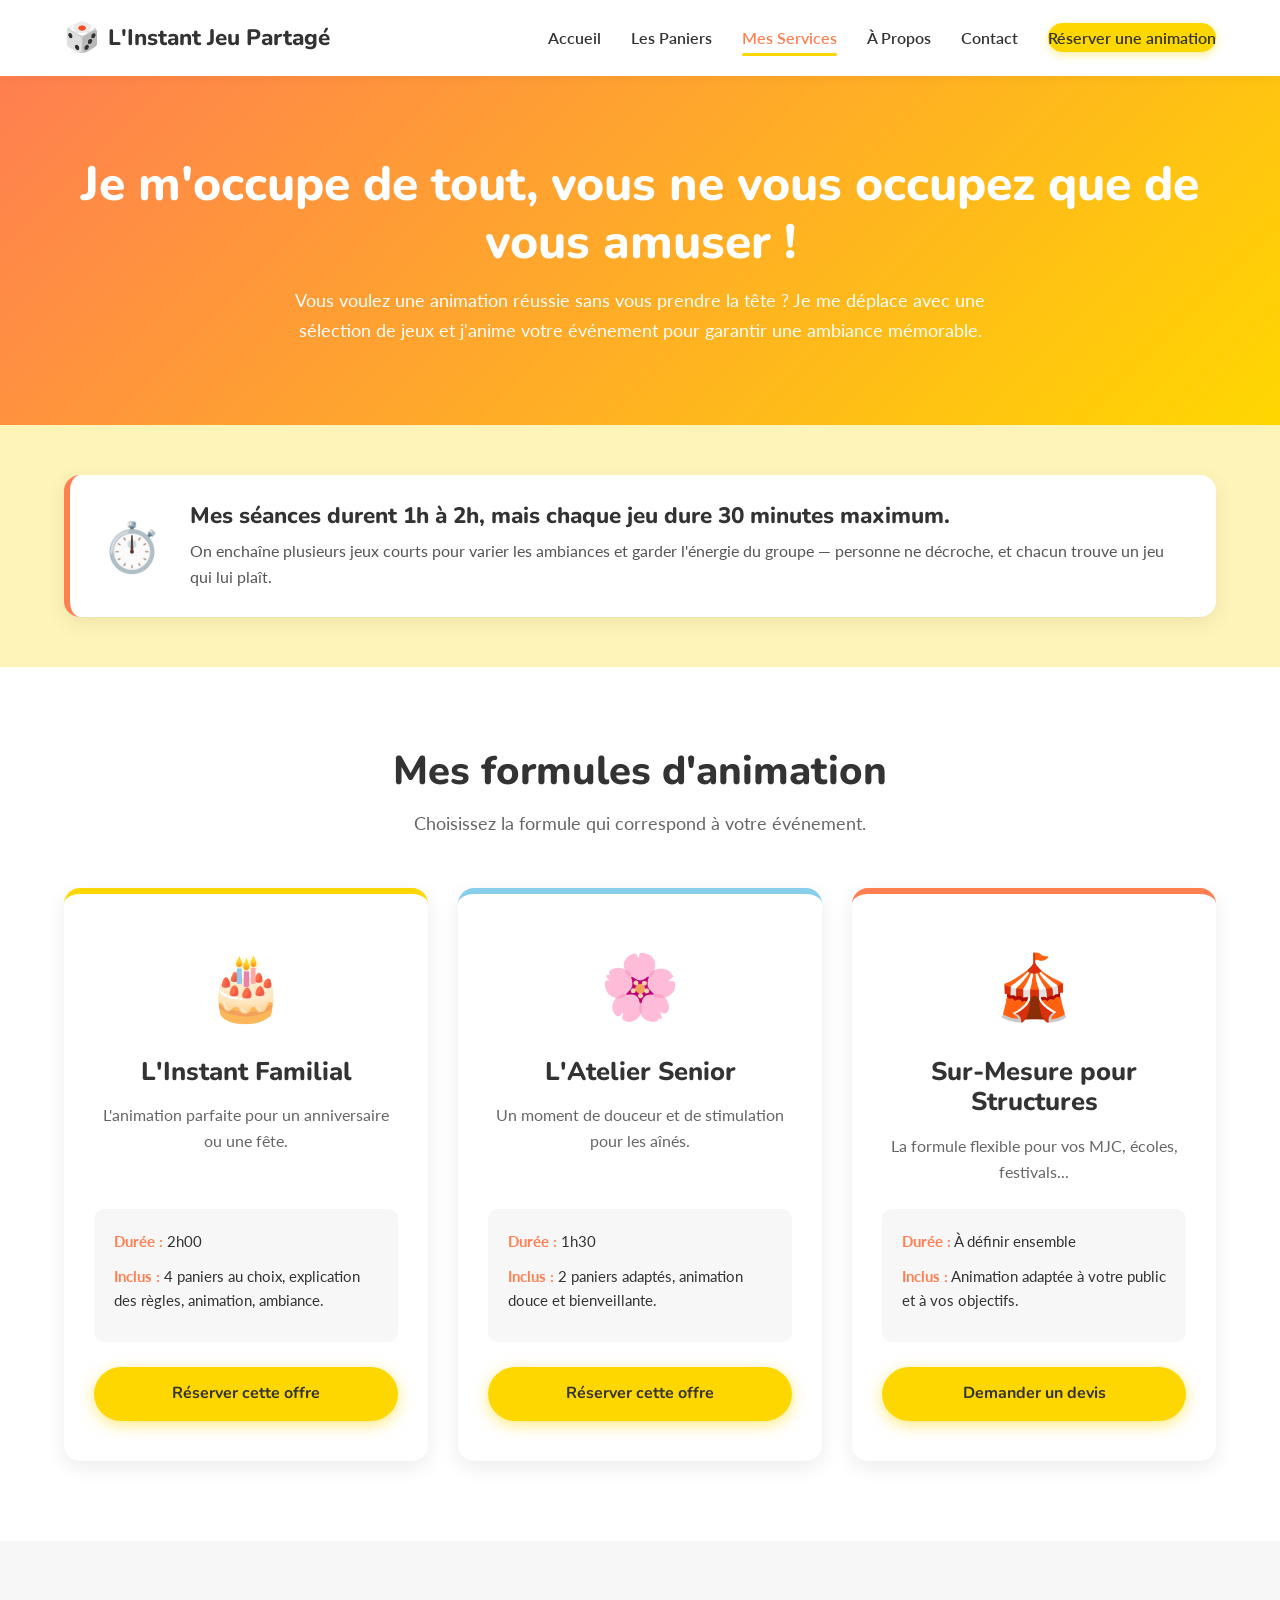
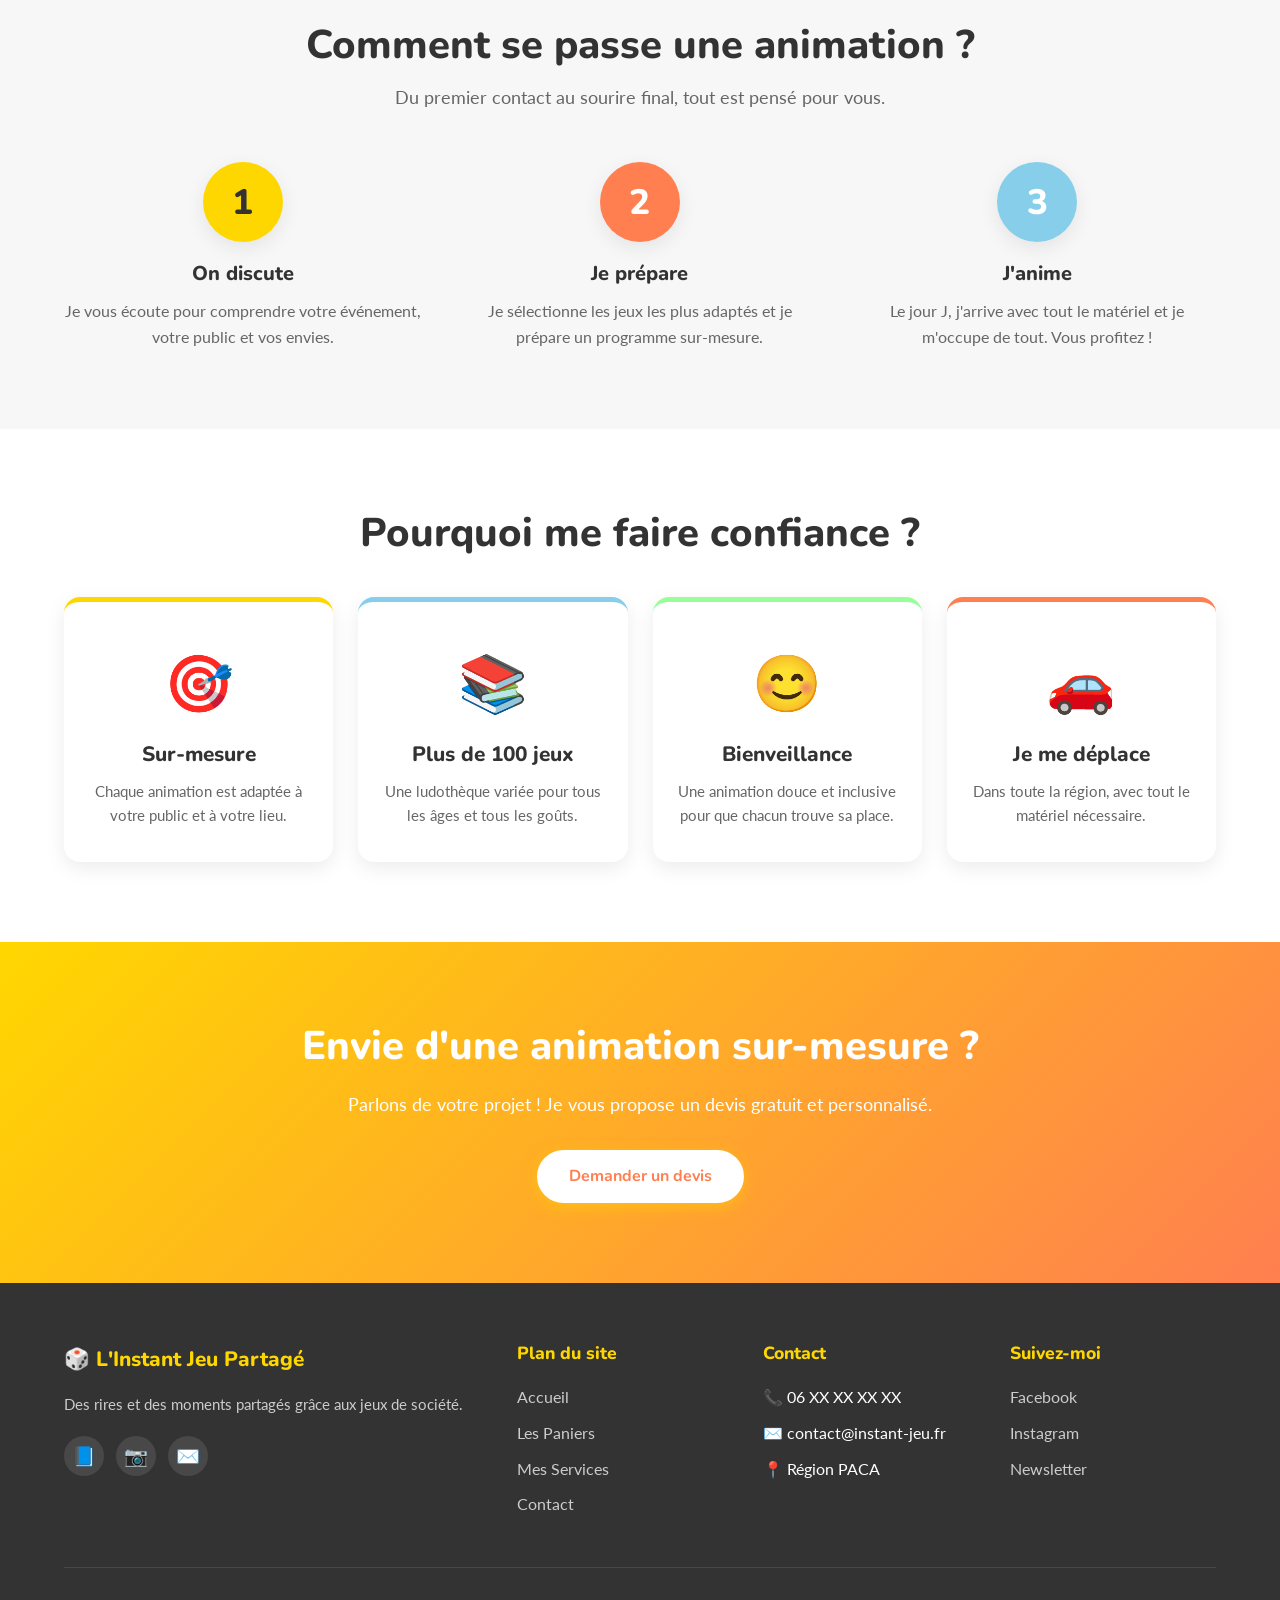
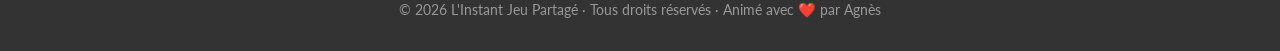
<file: services.html>
<!DOCTYPE html>
<html lang="fr">
<head>
  <meta charset="UTF-8">
  <meta name="viewport" content="width=device-width, initial-scale=1.0">
  <title>Mes Services d'Animation — L'Instant Jeu Partagé</title>
  <meta name="description" content="Animations clé en main pour vos événements : familles, seniors, structures.">
  <link rel="preconnect" href="https://fonts.googleapis.com">
  <link rel="preconnect" href="https://fonts.gstatic.com" crossorigin>
  <link href="https://fonts.googleapis.com/css2?family=Nunito:wght@400;600;700;800&family=Lato:wght@400;600;700&display=swap" rel="stylesheet">
  <link rel="stylesheet" href="styles.css">
</head>
<body>

  <!-- Navbar -->
  <nav class="navbar">
    <div class="nav-container">
      <a href="index.html" class="logo">
        <span class="logo-emoji">🎲</span>
        <span>L'Instant Jeu Partagé</span>
      </a>
      <ul class="nav-links" id="navLinks">
        <li><a href="index.html">Accueil</a></li>
        <li><a href="paniers.html">Les Paniers</a></li>
        <li><a href="services.html" class="active">Mes Services</a></li>
        <li><a href="index.html#apropos">À Propos</a></li>
        <li><a href="contact.html">Contact</a></li>
        <li><a href="contact.html" class="nav-cta">Réserver une animation</a></li>
      </ul>
      <div class="burger" id="burger">
        <span></span>
        <span></span>
        <span></span>
      </div>
    </div>
  </nav>

  <!-- Page Header -->
  <section class="page-header">
    <div class="container">
      <h1>Je m'occupe de tout, vous ne vous occupez que de vous amuser !</h1>
      <p>Vous voulez une animation réussie sans vous prendre la tête ? Je me déplace avec une sélection de jeux et j'anime votre événement pour garantir une ambiance mémorable.</p>
    </div>
  </section>

  <!-- Promesse 30 min -->
  <section class="promesse-30">
    <div class="container">
      <div class="promesse-card">
        <div class="promesse-icon" aria-hidden="true">⏱️</div>
        <div>
          <h2>Mes séances durent 1h à 2h, mais chaque jeu dure 30 minutes maximum.</h2>
          <p>On enchaîne plusieurs jeux courts pour varier les ambiances et garder l'énergie du groupe — personne ne décroche, et chacun trouve un jeu qui lui plaît.</p>
        </div>
      </div>
    </div>
  </section>

  <!-- Services -->
  <section>
    <div class="container">
      <h2 class="section-title">Mes formules d'animation</h2>
      <p class="section-subtitle">Choisissez la formule qui correspond à votre événement.</p>
      <div class="services-grid">

        <div class="service-card">
          <div class="service-icon">🎂</div>
          <h3>L'Instant Familial</h3>
          <p class="service-desc">L'animation parfaite pour un anniversaire ou une fête.</p>
          <div class="service-details">
            <p><strong>Durée :</strong> 2h00</p>
            <p><strong>Inclus :</strong> 4 paniers au choix, explication des règles, animation, ambiance.</p>
          </div>
          <a href="contact.html" class="btn btn-primary">Réserver cette offre</a>
        </div>

        <div class="service-card">
          <div class="service-icon">🌸</div>
          <h3>L'Atelier Senior</h3>
          <p class="service-desc">Un moment de douceur et de stimulation pour les aînés.</p>
          <div class="service-details">
            <p><strong>Durée :</strong> 1h30</p>
            <p><strong>Inclus :</strong> 2 paniers adaptés, animation douce et bienveillante.</p>
          </div>
          <a href="contact.html" class="btn btn-primary">Réserver cette offre</a>
        </div>

        <div class="service-card">
          <div class="service-icon">🎪</div>
          <h3>Sur-Mesure pour Structures</h3>
          <p class="service-desc">La formule flexible pour vos MJC, écoles, festivals...</p>
          <div class="service-details">
            <p><strong>Durée :</strong> À définir ensemble</p>
            <p><strong>Inclus :</strong> Animation adaptée à votre public et à vos objectifs.</p>
          </div>
          <a href="contact.html" class="btn btn-primary">Demander un devis</a>
        </div>

      </div>
    </div>
  </section>

  <!-- Comment ça se passe -->
  <section class="pour-qui">
    <div class="container">
      <h2 class="section-title">Comment se passe une animation ?</h2>
      <p class="section-subtitle">Du premier contact au sourire final, tout est pensé pour vous.</p>
      <div class="steps">
        <div class="step">
          <div class="step-number">1</div>
          <h3>On discute</h3>
          <p>Je vous écoute pour comprendre votre événement, votre public et vos envies.</p>
        </div>
        <div class="step">
          <div class="step-number">2</div>
          <h3>Je prépare</h3>
          <p>Je sélectionne les jeux les plus adaptés et je prépare un programme sur-mesure.</p>
        </div>
        <div class="step">
          <div class="step-number">3</div>
          <h3>J'anime</h3>
          <p>Le jour J, j'arrive avec tout le matériel et je m'occupe de tout. Vous profitez !</p>
        </div>
      </div>
    </div>
  </section>

  <!-- Avantages -->
  <section>
    <div class="container">
      <h2 class="section-title">Pourquoi me faire confiance ?</h2>
      <div class="cards-grid">
        <div class="card-public">
          <div class="card-icon">🎯</div>
          <h3>Sur-mesure</h3>
          <p>Chaque animation est adaptée à votre public et à votre lieu.</p>
        </div>
        <div class="card-public">
          <div class="card-icon">📚</div>
          <h3>Plus de 100 jeux</h3>
          <p>Une ludothèque variée pour tous les âges et tous les goûts.</p>
        </div>
        <div class="card-public">
          <div class="card-icon">😊</div>
          <h3>Bienveillance</h3>
          <p>Une animation douce et inclusive pour que chacun trouve sa place.</p>
        </div>
        <div class="card-public">
          <div class="card-icon">🚗</div>
          <h3>Je me déplace</h3>
          <p>Dans toute la région, avec tout le matériel nécessaire.</p>
        </div>
      </div>
    </div>
  </section>

  <!-- CTA -->
  <section class="cta-section">
    <div class="container">
      <h2>Envie d'une animation sur-mesure ?</h2>
      <p>Parlons de votre projet ! Je vous propose un devis gratuit et personnalisé.</p>
      <a href="contact.html" class="btn btn-primary">Demander un devis</a>
    </div>
  </section>

  <!-- Footer -->
  <footer class="footer">
    <div class="container">
      <div class="footer-content">
        <div>
          <div class="footer-logo">🎲 L'Instant Jeu Partagé</div>
          <p class="footer-tagline">Des rires et des moments partagés grâce aux jeux de société.</p>
          <div class="social-links">
            <a href="#" aria-label="Facebook">📘</a>
            <a href="#" aria-label="Instagram">📷</a>
            <a href="#" aria-label="Email">✉️</a>
          </div>
        </div>
        <div>
          <h4>Plan du site</h4>
          <ul>
            <li><a href="index.html">Accueil</a></li>
            <li><a href="paniers.html">Les Paniers</a></li>
            <li><a href="services.html">Mes Services</a></li>
            <li><a href="contact.html">Contact</a></li>
          </ul>
        </div>
        <div>
          <h4>Contact</h4>
          <ul>
            <li>📞 06 XX XX XX XX</li>
            <li>✉️ contact@instant-jeu.fr</li>
            <li>📍 Région PACA</li>
          </ul>
        </div>
        <div>
          <h4>Suivez-moi</h4>
          <ul>
            <li><a href="#">Facebook</a></li>
            <li><a href="#">Instagram</a></li>
            <li><a href="#">Newsletter</a></li>
          </ul>
        </div>
      </div>
      <div class="footer-bottom">
        © 2026 L'Instant Jeu Partagé · Tous droits réservés · Animé avec ❤️ par Agnès
      </div>
    </div>
  </footer>

  <script src="script.js"></script>
</body>
</html>
</file>
<file: styles.css>
/* ====== Variables (Identité Visuelle) ====== */
:root {
  --jaune: #FFD700;
  --jaune-clair: #FFF4B8;
  --bleu-ciel: #87CEEB;
  --vert-menthe: #98FF98;
  --corail: #FF7F50;
  --gris-fonce: #333333;
  --gris-clair: #f7f7f7;
  --blanc: #ffffff;
  --ombre: 0 6px 20px rgba(0, 0, 0, 0.08);
  --ombre-forte: 0 10px 30px rgba(0, 0, 0, 0.15);
  --radius: 16px;
}

/* ====== Reset & Base ====== */
* {
  margin: 0;
  padding: 0;
  box-sizing: border-box;
}

html {
  scroll-behavior: smooth;
}

body {
  font-family: 'Lato', 'Open Sans', sans-serif;
  color: var(--gris-fonce);
  line-height: 1.6;
  background: var(--blanc);
  overflow-x: hidden;
}

h1, h2, h3, h4 {
  font-family: 'Nunito', 'Poppins', sans-serif;
  font-weight: 800;
  color: var(--gris-fonce);
  line-height: 1.2;
}

a {
  color: inherit;
  text-decoration: none;
  transition: color 0.3s ease;
}

img {
  max-width: 100%;
  display: block;
}

.container {
  width: 90%;
  max-width: 1200px;
  margin: 0 auto;
}

/* ====== Boutons ====== */
.btn {
  display: inline-block;
  padding: 14px 32px;
  border-radius: 50px;
  font-family: 'Nunito', sans-serif;
  font-weight: 700;
  font-size: 1rem;
  cursor: pointer;
  border: none;
  transition: all 0.3s ease;
  text-align: center;
}

.btn-primary {
  background: var(--jaune);
  color: var(--gris-fonce);
  box-shadow: 0 4px 15px rgba(255, 215, 0, 0.5);
}

.btn-primary:hover {
  transform: translateY(-3px);
  box-shadow: 0 8px 25px rgba(255, 215, 0, 0.6);
  background: #ffcc00;
}

.btn-secondary {
  background: var(--corail);
  color: var(--blanc);
  box-shadow: 0 4px 15px rgba(255, 127, 80, 0.4);
}

.btn-secondary:hover {
  transform: translateY(-3px);
  background: #ff6a3a;
}

.btn-outline {
  background: transparent;
  color: var(--gris-fonce);
  border: 2px solid var(--gris-fonce);
}

.btn-outline:hover {
  background: var(--gris-fonce);
  color: var(--blanc);
}

/* ====== Navbar ====== */
.navbar {
  position: sticky;
  top: 0;
  z-index: 1000;
  background: var(--blanc);
  box-shadow: 0 2px 10px rgba(0, 0, 0, 0.05);
  padding: 15px 0;
}

.nav-container {
  display: flex;
  justify-content: space-between;
  align-items: center;
  width: 90%;
  max-width: 1200px;
  margin: 0 auto;
}

.logo {
  font-family: 'Nunito', sans-serif;
  font-weight: 800;
  font-size: 1.4rem;
  color: var(--gris-fonce);
  display: flex;
  align-items: center;
  gap: 8px;
}

.logo-emoji {
  font-size: 1.8rem;
}

.nav-links {
  display: flex;
  list-style: none;
  gap: 30px;
  align-items: center;
}

.nav-links a {
  font-weight: 600;
  position: relative;
  padding: 5px 0;
}

.nav-links a:hover,
.nav-links a.active {
  color: var(--corail);
}

.nav-links a.active::after {
  content: '';
  position: absolute;
  bottom: -4px;
  left: 0;
  width: 100%;
  height: 3px;
  background: var(--jaune);
  border-radius: 3px;
}

.nav-cta {
  background: var(--jaune);
  padding: 10px 22px;
  border-radius: 50px;
  font-weight: 700;
  box-shadow: 0 3px 10px rgba(255, 215, 0, 0.4);
}

.nav-cta:hover {
  transform: translateY(-2px);
  background: #ffcc00;
  color: var(--gris-fonce) !important;
}

.burger {
  display: none;
  flex-direction: column;
  cursor: pointer;
  gap: 5px;
}

.burger span {
  width: 28px;
  height: 3px;
  background: var(--gris-fonce);
  border-radius: 3px;
  transition: 0.3s;
}

/* ====== Hero ====== */
.hero {
  background: linear-gradient(135deg, var(--jaune-clair) 0%, var(--bleu-ciel) 100%);
  padding: 100px 0 80px;
  position: relative;
  overflow: hidden;
}

.hero::before {
  content: '🎲';
  position: absolute;
  top: 10%;
  left: 5%;
  font-size: 6rem;
  opacity: 0.2;
  animation: float 4s ease-in-out infinite;
}

.hero::after {
  content: '🎉';
  position: absolute;
  bottom: 10%;
  right: 8%;
  font-size: 6rem;
  opacity: 0.2;
  animation: float 5s ease-in-out infinite reverse;
}

@keyframes float {
  0%, 100% { transform: translateY(0); }
  50% { transform: translateY(-20px); }
}

.hero-content {
  text-align: center;
  position: relative;
  z-index: 2;
  max-width: 850px;
  margin: 0 auto;
}

.hero h1 {
  font-size: clamp(2.2rem, 5vw, 3.8rem);
  margin-bottom: 25px;
  color: var(--gris-fonce);
}

.hero h1 span {
  color: var(--corail);
}

.hero p {
  font-size: 1.2rem;
  margin-bottom: 35px;
  color: #555;
}

.hero-buttons {
  display: flex;
  gap: 20px;
  justify-content: center;
  flex-wrap: wrap;
}

/* ====== Sections génériques ====== */
section {
  padding: 80px 0;
}

.section-title {
  text-align: center;
  font-size: clamp(1.8rem, 4vw, 2.5rem);
  margin-bottom: 15px;
}

.section-subtitle {
  text-align: center;
  font-size: 1.1rem;
  color: #666;
  max-width: 700px;
  margin: 0 auto 50px;
}

/* ====== Pour Qui ? ====== */
.pour-qui {
  background: var(--gris-clair);
}

.cards-grid {
  display: grid;
  grid-template-columns: repeat(auto-fit, minmax(220px, 1fr));
  gap: 25px;
  margin-top: 40px;
}

.card-public {
  background: var(--blanc);
  border-radius: var(--radius);
  padding: 35px 25px;
  text-align: center;
  box-shadow: var(--ombre);
  transition: all 0.3s ease;
  border-top: 5px solid;
}

.card-public:nth-child(1) { border-color: var(--jaune); }
.card-public:nth-child(2) { border-color: var(--bleu-ciel); }
.card-public:nth-child(3) { border-color: var(--vert-menthe); }
.card-public:nth-child(4) { border-color: var(--corail); }

.card-public:hover {
  transform: translateY(-8px);
  box-shadow: var(--ombre-forte);
}

.card-icon {
  font-size: 3.5rem;
  margin-bottom: 15px;
}

.card-public h3 {
  font-size: 1.3rem;
  margin-bottom: 12px;
}

.card-public p {
  color: #666;
  font-size: 0.95rem;
}

/* ====== Comment ça marche ====== */
.steps {
  display: grid;
  grid-template-columns: repeat(auto-fit, minmax(260px, 1fr));
  gap: 40px;
  margin-top: 50px;
}

.step {
  text-align: center;
  position: relative;
}

.step-number {
  display: inline-flex;
  align-items: center;
  justify-content: center;
  width: 80px;
  height: 80px;
  border-radius: 50%;
  font-family: 'Nunito', sans-serif;
  font-size: 2.2rem;
  font-weight: 800;
  color: var(--blanc);
  margin-bottom: 20px;
  box-shadow: var(--ombre);
}

.step:nth-child(1) .step-number { background: var(--jaune); color: var(--gris-fonce); }
.step:nth-child(2) .step-number { background: var(--corail); }
.step:nth-child(3) .step-number { background: var(--bleu-ciel); }

.step h3 {
  font-size: 1.25rem;
  margin-bottom: 12px;
}

.step p {
  color: #666;
}

/* ====== Carrousel Paniers ====== */
.paniers-cdc {
  background: var(--jaune-clair);
}

.carousel {
  position: relative;
  margin-top: 40px;
  overflow: hidden;
}

.carousel-track {
  display: flex;
  gap: 25px;
  transition: transform 0.5s ease;
}

.panier-card {
  flex: 0 0 calc(33.333% - 17px);
  background: var(--blanc);
  border-radius: var(--radius);
  overflow: hidden;
  box-shadow: var(--ombre);
  transition: transform 0.3s ease;
}

.panier-card:hover {
  transform: translateY(-5px);
}

.panier-img {
  height: 200px;
  background: linear-gradient(135deg, var(--bleu-ciel), var(--vert-menthe));
  display: flex;
  align-items: center;
  justify-content: center;
  font-size: 5rem;
}

.panier-card:nth-child(2) .panier-img {
  background: linear-gradient(135deg, var(--corail), var(--jaune));
}

.panier-card:nth-child(3) .panier-img {
  background: linear-gradient(135deg, var(--vert-menthe), var(--jaune));
}

.panier-content {
  padding: 25px;
}

.panier-content h3 {
  font-size: 1.4rem;
  margin-bottom: 10px;
  color: var(--corail);
}

.panier-prix {
  font-size: 1.6rem;
  font-weight: 800;
  color: var(--gris-fonce);
  margin: 15px 0;
  font-family: 'Nunito', sans-serif;
}

.panier-prix small {
  font-size: 0.9rem;
  font-weight: 400;
  color: #777;
}

.carousel-controls {
  display: flex;
  justify-content: center;
  gap: 15px;
  margin-top: 30px;
}

.carousel-btn {
  width: 50px;
  height: 50px;
  border-radius: 50%;
  border: none;
  background: var(--blanc);
  color: var(--gris-fonce);
  font-size: 1.5rem;
  cursor: pointer;
  box-shadow: var(--ombre);
  transition: all 0.3s ease;
}

.carousel-btn:hover {
  background: var(--jaune);
  transform: scale(1.1);
}

/* ====== Témoignages ====== */
.temoignages {
  background: var(--gris-clair);
}

.temoignages-grid {
  display: grid;
  grid-template-columns: repeat(auto-fit, minmax(300px, 1fr));
  gap: 30px;
  margin-top: 40px;
}

.temoignage-card {
  background: var(--blanc);
  border-radius: var(--radius);
  padding: 35px;
  box-shadow: var(--ombre);
  position: relative;
}

.temoignage-card::before {
  content: '"';
  position: absolute;
  top: -10px;
  left: 25px;
  font-size: 5rem;
  font-family: 'Nunito', sans-serif;
  color: var(--jaune);
  line-height: 1;
}

.temoignage-text {
  font-style: italic;
  color: #555;
  margin: 20px 0;
  font-size: 1.05rem;
}

.temoignage-author {
  display: flex;
  align-items: center;
  gap: 15px;
  margin-top: 20px;
}

.temoignage-avatar {
  width: 55px;
  height: 55px;
  border-radius: 50%;
  background: var(--bleu-ciel);
  display: flex;
  align-items: center;
  justify-content: center;
  font-size: 1.8rem;
  font-weight: 800;
  color: var(--blanc);
}

.temoignage-card:nth-child(2) .temoignage-avatar { background: var(--corail); }
.temoignage-card:nth-child(3) .temoignage-avatar { background: var(--vert-menthe); color: var(--gris-fonce); }

.temoignage-name {
  font-weight: 700;
  font-family: 'Nunito', sans-serif;
}

.temoignage-role {
  color: #888;
  font-size: 0.9rem;
}

/* ====== Footer ====== */
.footer {
  background: var(--gris-fonce);
  color: var(--blanc);
  padding: 60px 0 30px;
}

.footer-content {
  display: grid;
  grid-template-columns: 2fr 1fr 1fr 1fr;
  gap: 40px;
  margin-bottom: 40px;
}

.footer h4 {
  color: var(--jaune);
  margin-bottom: 20px;
  font-size: 1.1rem;
}

.footer ul {
  list-style: none;
}

.footer ul li {
  margin-bottom: 10px;
}

.footer ul a {
  color: #ccc;
  transition: color 0.3s;
}

.footer ul a:hover {
  color: var(--jaune);
}

.footer-logo {
  font-family: 'Nunito', sans-serif;
  font-weight: 800;
  font-size: 1.3rem;
  margin-bottom: 15px;
  color: var(--jaune);
}

.footer-tagline {
  color: #ccc;
  margin-bottom: 20px;
  font-size: 0.95rem;
}

.social-links {
  display: flex;
  gap: 12px;
}

.social-links a {
  width: 40px;
  height: 40px;
  border-radius: 50%;
  background: rgba(255, 255, 255, 0.1);
  display: flex;
  align-items: center;
  justify-content: center;
  font-size: 1.2rem;
  transition: all 0.3s;
}

.social-links a:hover {
  background: var(--jaune);
  color: var(--gris-fonce);
  transform: translateY(-3px);
}

.footer-bottom {
  text-align: center;
  padding-top: 30px;
  border-top: 1px solid rgba(255, 255, 255, 0.1);
  color: #999;
  font-size: 0.9rem;
}

/* ====== Page Paniers ====== */
.page-header {
  background: linear-gradient(135deg, var(--corail) 0%, var(--jaune) 100%);
  padding: 80px 0;
  text-align: center;
  color: var(--blanc);
}

.page-header h1 {
  color: var(--blanc);
  font-size: clamp(2rem, 5vw, 3rem);
  margin-bottom: 15px;
}

.page-header p {
  font-size: 1.15rem;
  max-width: 750px;
  margin: 0 auto;
}

.paniers-grid {
  display: grid;
  grid-template-columns: repeat(auto-fit, minmax(300px, 1fr));
  gap: 30px;
  margin-top: 50px;
}

.panier-detail {
  background: var(--blanc);
  border-radius: var(--radius);
  overflow: hidden;
  box-shadow: var(--ombre);
  transition: all 0.3s;
  display: flex;
  flex-direction: column;
}

.panier-detail:hover {
  transform: translateY(-8px);
  box-shadow: var(--ombre-forte);
}

.panier-detail-img {
  height: 220px;
  display: flex;
  align-items: center;
  justify-content: center;
  font-size: 5.5rem;
}

.panier-detail:nth-child(1) .panier-detail-img { background: linear-gradient(135deg, var(--jaune), var(--corail)); }
.panier-detail:nth-child(2) .panier-detail-img { background: linear-gradient(135deg, var(--bleu-ciel), var(--vert-menthe)); }
.panier-detail:nth-child(3) .panier-detail-img { background: linear-gradient(135deg, var(--corail), var(--bleu-ciel)); }
.panier-detail:nth-child(4) .panier-detail-img { background: linear-gradient(135deg, var(--vert-menthe), var(--jaune)); }
.panier-detail:nth-child(5) .panier-detail-img { background: linear-gradient(135deg, var(--jaune), var(--bleu-ciel)); }

.panier-detail-content {
  padding: 30px;
  flex: 1;
  display: flex;
  flex-direction: column;
}

.panier-detail-content h3 {
  font-size: 1.5rem;
  color: var(--corail);
  margin-bottom: 10px;
}

.panier-public {
  font-style: italic;
  color: #777;
  margin-bottom: 15px;
  font-size: 0.95rem;
}

.panier-jeux {
  background: var(--gris-clair);
  padding: 12px 16px;
  border-radius: 10px;
  margin-bottom: 15px;
  font-size: 0.95rem;
}

.panier-jeux strong {
  color: var(--gris-fonce);
}

.panier-benefice {
  color: #555;
  margin-bottom: 20px;
  flex: 1;
}

.panier-prix-detail {
  font-size: 1.7rem;
  font-weight: 800;
  font-family: 'Nunito', sans-serif;
  margin-bottom: 20px;
  color: var(--gris-fonce);
}

.panier-prix-detail small {
  font-size: 0.85rem;
  font-weight: 400;
  color: #888;
}

/* ====== Section Abonnement ====== */
.abonnement {
  background: linear-gradient(135deg, var(--vert-menthe) 0%, var(--bleu-ciel) 100%);
  text-align: center;
}

.abonnement-card {
  background: var(--blanc);
  border-radius: var(--radius);
  padding: 50px 40px;
  max-width: 600px;
  margin: 30px auto 0;
  box-shadow: var(--ombre-forte);
  position: relative;
}

.abonnement-badge {
  position: absolute;
  top: -15px;
  right: 30px;
  background: var(--corail);
  color: var(--blanc);
  padding: 8px 20px;
  border-radius: 30px;
  font-weight: 700;
  font-size: 0.9rem;
  font-family: 'Nunito', sans-serif;
}

.abonnement-card h3 {
  font-size: 2rem;
  margin-bottom: 15px;
  color: var(--corail);
}

.abonnement-prix {
  font-size: 3rem;
  font-weight: 800;
  font-family: 'Nunito', sans-serif;
  color: var(--gris-fonce);
  margin: 20px 0;
}

.abonnement-prix small {
  font-size: 1rem;
  color: #888;
  font-weight: 400;
}

/* ====== Page Services ====== */
.services-grid {
  display: grid;
  grid-template-columns: repeat(auto-fit, minmax(300px, 1fr));
  gap: 30px;
  margin-top: 50px;
}

.service-card {
  background: var(--blanc);
  border-radius: var(--radius);
  padding: 40px 30px;
  box-shadow: var(--ombre);
  text-align: center;
  transition: all 0.3s;
  display: flex;
  flex-direction: column;
  border-top: 6px solid;
}

.service-card:nth-child(1) { border-color: var(--jaune); }
.service-card:nth-child(2) { border-color: var(--bleu-ciel); }
.service-card:nth-child(3) { border-color: var(--corail); }

.service-card:hover {
  transform: translateY(-8px);
  box-shadow: var(--ombre-forte);
}

.service-icon {
  font-size: 4rem;
  margin-bottom: 20px;
}

.service-card h3 {
  font-size: 1.6rem;
  margin-bottom: 15px;
}

.service-desc {
  color: #666;
  margin-bottom: 25px;
  flex: 1;
}

.service-details {
  text-align: left;
  background: var(--gris-clair);
  padding: 20px;
  border-radius: 10px;
  margin-bottom: 25px;
}

.service-details p {
  margin-bottom: 10px;
  font-size: 0.95rem;
}

.service-details strong {
  color: var(--corail);
}

.service-tarif {
  font-size: 2rem;
  font-weight: 800;
  font-family: 'Nunito', sans-serif;
  color: var(--gris-fonce);
  margin-bottom: 20px;
}

/* ====== Page Contact ====== */
.contact-section {
  padding: 80px 0;
}

.contact-grid {
  display: grid;
  grid-template-columns: 1fr 1fr;
  gap: 50px;
  margin-top: 30px;
}

.contact-info {
  background: var(--jaune-clair);
  padding: 40px;
  border-radius: var(--radius);
}

.contact-info h3 {
  margin-bottom: 25px;
  color: var(--corail);
}

.contact-item {
  display: flex;
  align-items: center;
  gap: 15px;
  margin-bottom: 20px;
  font-size: 1.05rem;
}

.contact-item-icon {
  width: 50px;
  height: 50px;
  border-radius: 50%;
  background: var(--blanc);
  display: flex;
  align-items: center;
  justify-content: center;
  font-size: 1.5rem;
  flex-shrink: 0;
  box-shadow: var(--ombre);
}

.contact-form {
  background: var(--blanc);
  padding: 40px;
  border-radius: var(--radius);
  box-shadow: var(--ombre);
}

.form-group {
  margin-bottom: 20px;
}

.form-group label {
  display: block;
  margin-bottom: 8px;
  font-weight: 600;
  color: var(--gris-fonce);
}

.form-group input,
.form-group select,
.form-group textarea {
  width: 100%;
  padding: 14px 16px;
  border: 2px solid #e0e0e0;
  border-radius: 10px;
  font-family: inherit;
  font-size: 1rem;
  transition: border-color 0.3s;
}

.form-group input:focus,
.form-group select:focus,
.form-group textarea:focus {
  outline: none;
  border-color: var(--jaune);
}

.form-group textarea {
  resize: vertical;
  min-height: 120px;
}

/* ====== CTA Section ====== */
.cta-section {
  background: linear-gradient(135deg, var(--jaune) 0%, var(--corail) 100%);
  text-align: center;
  padding: 80px 0;
  color: var(--blanc);
}

.cta-section h2 {
  color: var(--blanc);
  font-size: clamp(1.8rem, 4vw, 2.5rem);
  margin-bottom: 20px;
}

.cta-section p {
  font-size: 1.15rem;
  margin-bottom: 30px;
  max-width: 600px;
  margin-left: auto;
  margin-right: auto;
}

.cta-section .btn-primary {
  background: var(--blanc);
  color: var(--corail);
}

.cta-section .btn-primary:hover {
  background: var(--gris-fonce);
  color: var(--blanc);
}

/* ====== Responsive ====== */
@media (max-width: 768px) {
  .nav-links {
    position: fixed;
    top: 70px;
    right: -100%;
    width: 80%;
    max-width: 300px;
    height: calc(100vh - 70px);
    background: var(--blanc);
    flex-direction: column;
    padding: 30px;
    gap: 20px;
    box-shadow: -5px 0 20px rgba(0, 0, 0, 0.1);
    transition: right 0.3s ease;
  }

  .nav-links.active {
    right: 0;
  }

  .burger {
    display: flex;
  }

  .burger.active span:nth-child(1) {
    transform: rotate(45deg) translate(7px, 7px);
  }

  .burger.active span:nth-child(2) {
    opacity: 0;
  }

  .burger.active span:nth-child(3) {
    transform: rotate(-45deg) translate(6px, -6px);
  }

  .panier-card {
    flex: 0 0 100%;
  }

  .footer-content {
    grid-template-columns: 1fr;
    gap: 30px;
  }

  .contact-grid {
    grid-template-columns: 1fr;
    gap: 30px;
  }

  section {
    padding: 60px 0;
  }

  .hero {
    padding: 60px 0;
  }

  .hero-buttons {
    flex-direction: column;
    align-items: stretch;
  }

  .hero::before, .hero::after {
    font-size: 3.5rem;
  }
}

@media (max-width: 480px) {
  .panier-detail-img,
  .panier-img {
    height: 180px;
    font-size: 4rem;
  }
}

/* ====== Promesse 30 min ====== */
.promesse-30 {
  background: var(--jaune-clair);
  padding: 50px 0;
}

.promesse-30 .promesse-card {
  display: flex;
  align-items: center;
  gap: 28px;
  background: var(--blanc);
  border-radius: var(--radius);
  padding: 28px 32px;
  box-shadow: var(--ombre);
  border-left: 6px solid var(--corail);
}

.promesse-30 .promesse-icon {
  font-size: 3rem;
  flex-shrink: 0;
}

.promesse-30 h2 {
  font-size: 1.4rem;
  margin-bottom: 8px;
}

.promesse-30 p {
  color: #555;
  margin: 0;
}

@media (max-width: 600px) {
  .promesse-30 .promesse-card {
    flex-direction: column;
    text-align: center;
    gap: 16px;
    padding: 24px;
  }
  .promesse-30 .promesse-icon { font-size: 2.5rem; }
}
</file>
